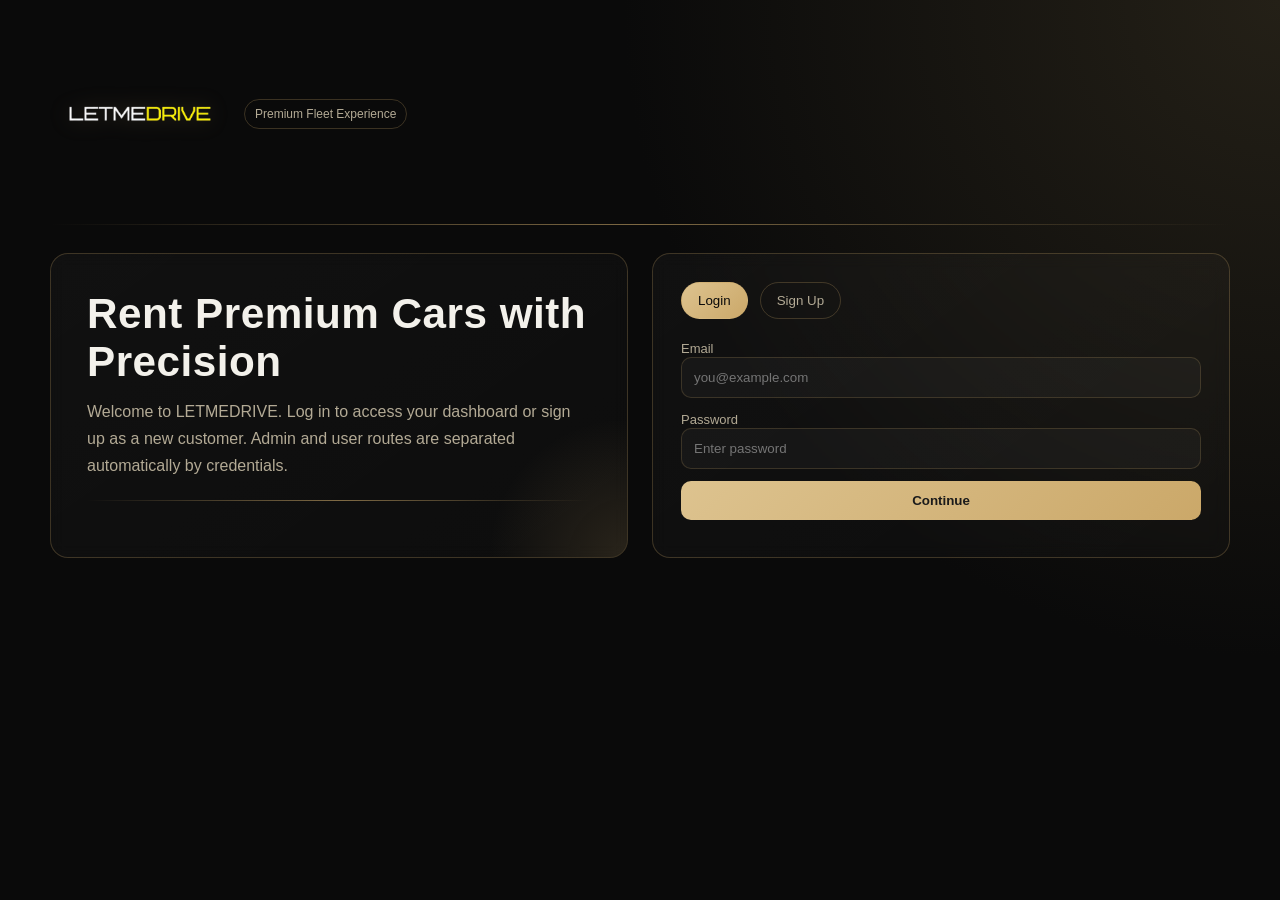
<file: src/main/webapp/index.html>
<!DOCTYPE html>
<html lang="en">
<head>
    <meta charset="UTF-8" />
    <meta name="viewport" content="width=device-width, initial-scale=1.0" />
    <title>LETMEDRIVE | Login</title>
    <link rel="icon" type="image/x-icon" href="assets/images/favicon.ico" />
    <link rel="stylesheet" href="assets/css/style.css" />
</head>
<body>
<main class="page">
    <div class="shell">
        <div class="brand-row fade-up">
            <img src="assets/images/logo.png" alt="LetMeDrive" class="brand-logo" />
            <span class="badge">Premium Fleet Experience</span>
        </div>

        <div class="glow-line"></div>

        <section class="auth-grid">
            <article class="panel hero fade-up">
                <h1>Rent Premium Cars with Precision</h1>
                <p>
                    Welcome to LETMEDRIVE. Log in to access your dashboard or sign up as a new customer.
                    Admin and user routes are separated automatically by credentials.
                </p>
                <div class="glow-line"></div>
                
            </article>

            <article class="panel auth-card fade-up">
                <div class="auth-tabs">
                    <button class="auth-tab active" id="loginTab" type="button">Login</button>
                    <button class="auth-tab" id="signupTab" type="button">Sign Up</button>
                </div>

                <form id="loginForm" class="form">
                    <div>
                        <label for="loginEmail">Email</label>
                        <input id="loginEmail" type="email" placeholder="you@example.com" required />
                    </div>
                    <div>
                        <label for="loginPassword">Password</label>
                        <input id="loginPassword" type="password" placeholder="Enter password" required />
                    </div>
                    <button class="btn btn-primary" type="submit">Continue</button>
                </form>

                <form id="signupForm" class="form" style="display:none;">
                    <div>
                        <label for="signupName">Full Name</label>
                        <input id="signupName" type="text" placeholder="Customer name" required />
                    </div>
                    <div>
                        <label for="signupPhone">Phone</label>
                        <input id="signupPhone" type="text" placeholder="10-digit phone" required />
                    </div>
                    <div>
                        <label for="signupLicense">License Number</label>
                        <input id="signupLicense" type="text" placeholder="DL-12345" required />
                    </div>
                    <div>
                        <label for="signupEmail">Email</label>
                        <input id="signupEmail" type="email" placeholder="you@example.com" required />
                    </div>
                    <div>
                        <label for="signupPassword">Password</label>
                        <input id="signupPassword" type="password" placeholder="Create password" required />
                    </div>
                    <button class="btn btn-primary" type="submit">Create Account</button>
                </form>

                <div id="authStatus" class="status"></div>
            </article>
        </section>
    </div>
</main>
<script src="assets/js/app.js"></script>
</body>
</html>
</file>
<file: src/main/webapp/assets/css/style.css>
:root {
    --bg: #0a0a0a;
    --bg-soft: #111111;
    --surface: #161616;
    --surface-alt: #1d1d1d;
    --text: #f3f1eb;
    --muted: #b3aa95;
    --gold: #cba869;
    --gold-soft: #9d8350;
    --border: rgba(203, 168, 105, 0.25);
    --ok: #8ac88f;
    --danger: #d58f8f;
}

* {
    box-sizing: border-box;
}

html, body {
    margin: 0;
    padding: 0;
    font-family: "Segoe UI", "Trebuchet MS", sans-serif;
    background: radial-gradient(circle at top right, #242017 0%, var(--bg) 42%), var(--bg);
    color: var(--text);
    min-height: 100%;
}

a {
    color: inherit;
    text-decoration: none;
}

.page {
    min-height: 100vh;
    padding: 24px;
}

.shell {
    max-width: 1180px;
    margin: 0 auto;
}

.glow-line {
    height: 1px;
    background: linear-gradient(90deg, transparent, rgba(203, 168, 105, 0.6), transparent);
    margin: 20px 0;
}

.brand-row {
    display: flex;
    align-items: center;
    gap: 14px;
}

.brand-logo {
    width: 180px;
    height: auto;
    filter: drop-shadow(0 0 10px rgba(203, 168, 105, 0.25));
}

.panel {
    background: linear-gradient(145deg, rgba(255, 255, 255, 0.03), rgba(255, 255, 255, 0.015));
    border: 1px solid var(--border);
    border-radius: 18px;
    backdrop-filter: blur(8px);
}

.auth-grid {
    display: grid;
    grid-template-columns: 1fr 1fr;
    gap: 24px;
    align-items: stretch;
    margin-top: 28px;
}

.hero {
    padding: 36px;
    position: relative;
    overflow: hidden;
}

.hero h1 {
    font-size: clamp(28px, 3.3vw, 46px);
    margin: 0 0 12px;
    letter-spacing: 0.5px;
}

.hero p {
    margin: 0;
    color: var(--muted);
    line-height: 1.7;
}

.hero::after {
    content: "";
    position: absolute;
    inset: auto -140px -140px auto;
    width: 280px;
    height: 280px;
    border-radius: 50%;
    background: radial-gradient(circle, rgba(203, 168, 105, 0.15), transparent 70%);
}

.auth-card {
    padding: 28px;
}

.auth-tabs {
    display: flex;
    gap: 12px;
    margin-bottom: 20px;
}

.auth-tab {
    border: 1px solid var(--border);
    background: transparent;
    color: var(--muted);
    padding: 10px 16px;
    border-radius: 999px;
    cursor: pointer;
    transition: all 0.28s ease;
}

.auth-tab.active {
    color: var(--bg);
    background: linear-gradient(135deg, #ddc38f, var(--gold));
}

.form {
    display: grid;
    gap: 12px;
}

label {
    font-size: 13px;
    color: var(--muted);
}

input, select {
    width: 100%;
    border-radius: 10px;
    border: 1px solid rgba(203, 168, 105, 0.2);
    padding: 12px;
    background: rgba(255, 255, 255, 0.03);
    color: var(--text);
    outline: none;
    transition: border-color 0.2s ease, transform 0.2s ease;
}

input:focus, select:focus {
    border-color: rgba(203, 168, 105, 0.65);
    transform: translateY(-1px);
}

.btn {
    border: none;
    border-radius: 10px;
    padding: 12px 16px;
    font-weight: 600;
    cursor: pointer;
    transition: transform 0.18s ease, filter 0.2s ease;
}

.btn:hover {
    transform: translateY(-2px);
    filter: brightness(1.05);
}

.btn-primary {
    background: linear-gradient(135deg, #ddc38f, var(--gold));
    color: #1b1b1b;
}

.btn-secondary {
    background: #252525;
    color: var(--muted);
    border: 1px solid var(--border);
}

.note {
    color: var(--muted);
    font-size: 12px;
    line-height: 1.6;
}

.status {
    margin-top: 10px;
    padding: 10px;
    border-radius: 10px;
    display: none;
}

.status.ok {
    display: block;
    background: rgba(138, 200, 143, 0.1);
    border: 1px solid rgba(138, 200, 143, 0.4);
    color: var(--ok);
}

.status.error {
    display: block;
    background: rgba(213, 143, 143, 0.1);
    border: 1px solid rgba(213, 143, 143, 0.4);
    color: var(--danger);
}

.topbar {
    display: flex;
    justify-content: space-between;
    align-items: center;
    gap: 14px;
    padding: 14px 18px;
}

.badge {
    border: 1px solid var(--border);
    color: var(--muted);
    padding: 7px 10px;
    border-radius: 999px;
    font-size: 12px;
}

.grid {
    display: grid;
    gap: 18px;
}

.grid.two-col {
    grid-template-columns: repeat(2, minmax(0, 1fr));
}

.grid.cars {
    grid-template-columns: repeat(auto-fit, minmax(250px, 1fr));
}

.card {
    padding: 16px;
    border-radius: 14px;
    border: 1px solid var(--border);
    background: linear-gradient(165deg, rgba(255, 255, 255, 0.03), rgba(255, 255, 255, 0.01));
    animation: riseIn 0.6s ease both;
}

.pad {
    padding: 20px;
}

.car-image {
    width: 100%;
    height: 150px;
    object-fit: cover;
    border-radius: 10px;
    margin-bottom: 12px;
}

.car-title {
    margin: 0;
    font-size: 18px;
}

.car-meta {
    color: var(--muted);
    font-size: 13px;
    margin: 6px 0 12px;
}

.kpi {
    display: grid;
    grid-template-columns: repeat(auto-fit, minmax(180px, 1fr));
    gap: 14px;
}

.kpi .card h3 {
    margin: 0;
    font-size: 14px;
    color: var(--muted);
}

.kpi .card p {
    margin: 7px 0 0;
    font-size: 23px;
    font-weight: 700;
}

.section-title {
    margin: 20px 0 12px;
    font-size: 22px;
}

.section-title-sm {
    margin: 0 0 14px;
    font-size: 19px;
}

.table {
    width: 100%;
    border-collapse: collapse;
}

.table th,
.table td {
    text-align: left;
    padding: 12px;
    border-bottom: 1px solid rgba(203, 168, 105, 0.16);
    color: var(--muted);
}

.table th {
    color: var(--text);
    font-weight: 600;
}

.fade-up {
    animation: riseIn 0.7s ease both;
}

@keyframes riseIn {
    from {
        transform: translateY(16px);
        opacity: 0;
    }
    to {
        transform: translateY(0);
        opacity: 1;
    }
}

@media (max-width: 920px) {
    .auth-grid,
    .grid.two-col {
        grid-template-columns: 1fr;
    }
    .brand-logo {
        width: 150px;
    }
}

body.light-mode {
    --bg: #f5f5f5;
    --bg-soft: #ffffff;
    --surface: #ffffff;
    --surface-alt: #f0f0f0;
    --text: #222222;
    --muted: #666666;
    --border: rgba(0,0,0,0.15);
}
body.light-mode html,
body.light-mode body {
    background: #f5f5f5;
}
#themeToggle {
    font-size: 18px;
    padding: 10px 14px;
}
</file>
<file: legacy/letmedrive-nested/src/main/webapp/assets/css/style.css>
:root {
    --bg: #0a0a0a;
    --bg-soft: #111111;
    --surface: #161616;
    --surface-alt: #1d1d1d;
    --text: #f3f1eb;
    --muted: #b3aa95;
    --gold: #cba869;
    --gold-soft: #9d8350;
    --border: rgba(203, 168, 105, 0.25);
    --ok: #8ac88f;
    --danger: #d58f8f;
}

* {
    box-sizing: border-box;
}

html, body {
    margin: 0;
    padding: 0;
    font-family: "Segoe UI", "Trebuchet MS", sans-serif;
    background: radial-gradient(circle at top right, #242017 0%, var(--bg) 42%), var(--bg);
    color: var(--text);
    min-height: 100%;
}

a {
    color: inherit;
    text-decoration: none;
}

.page {
    min-height: 100vh;
    padding: 24px;
}

.shell {
    max-width: 1180px;
    margin: 0 auto;
}

.glow-line {
    height: 1px;
    background: linear-gradient(90deg, transparent, rgba(203, 168, 105, 0.6), transparent);
    margin: 20px 0;
}

.brand-row {
    display: flex;
    align-items: center;
    gap: 14px;
}

.brand-logo {
    width: 180px;
    height: auto;
    filter: drop-shadow(0 0 10px rgba(203, 168, 105, 0.25));
}

.panel {
    background: linear-gradient(145deg, rgba(255, 255, 255, 0.03), rgba(255, 255, 255, 0.015));
    border: 1px solid var(--border);
    border-radius: 18px;
    backdrop-filter: blur(8px);
}

.auth-grid {
    display: grid;
    grid-template-columns: 1fr 1fr;
    gap: 24px;
    align-items: stretch;
    margin-top: 28px;
}

.hero {
    padding: 36px;
    position: relative;
    overflow: hidden;
}

.hero h1 {
    font-size: clamp(28px, 3.3vw, 46px);
    margin: 0 0 12px;
    letter-spacing: 0.5px;
}

.hero p {
    margin: 0;
    color: var(--muted);
    line-height: 1.7;
}

.hero::after {
    content: "";
    position: absolute;
    inset: auto -140px -140px auto;
    width: 280px;
    height: 280px;
    border-radius: 50%;
    background: radial-gradient(circle, rgba(203, 168, 105, 0.15), transparent 70%);
}

.auth-card {
    padding: 28px;
}

.auth-tabs {
    display: flex;
    gap: 12px;
    margin-bottom: 20px;
}

.auth-tab {
    border: 1px solid var(--border);
    background: transparent;
    color: var(--muted);
    padding: 10px 16px;
    border-radius: 999px;
    cursor: pointer;
    transition: all 0.28s ease;
}

.auth-tab.active {
    color: var(--bg);
    background: linear-gradient(135deg, #ddc38f, var(--gold));
}

.form {
    display: grid;
    gap: 12px;
}

label {
    font-size: 13px;
    color: var(--muted);
}

input, select {
    width: 100%;
    border-radius: 10px;
    border: 1px solid rgba(203, 168, 105, 0.2);
    padding: 12px;
    background: rgba(255, 255, 255, 0.03);
    color: var(--text);
    outline: none;
    transition: border-color 0.2s ease, transform 0.2s ease;
}

input:focus, select:focus {
    border-color: rgba(203, 168, 105, 0.65);
    transform: translateY(-1px);
}

.btn {
    border: none;
    border-radius: 10px;
    padding: 12px 16px;
    font-weight: 600;
    cursor: pointer;
    transition: transform 0.18s ease, filter 0.2s ease;
}

.btn:hover {
    transform: translateY(-2px);
    filter: brightness(1.05);
}

.btn-primary {
    background: linear-gradient(135deg, #ddc38f, var(--gold));
    color: #1b1b1b;
}

.btn-secondary {
    background: #252525;
    color: var(--muted);
    border: 1px solid var(--border);
}

.note {
    color: var(--muted);
    font-size: 12px;
    line-height: 1.6;
}

.status {
    margin-top: 10px;
    padding: 10px;
    border-radius: 10px;
    display: none;
}

.status.ok {
    display: block;
    background: rgba(138, 200, 143, 0.1);
    border: 1px solid rgba(138, 200, 143, 0.4);
    color: var(--ok);
}

.status.error {
    display: block;
    background: rgba(213, 143, 143, 0.1);
    border: 1px solid rgba(213, 143, 143, 0.4);
    color: var(--danger);
}

.topbar {
    display: flex;
    justify-content: space-between;
    align-items: center;
    gap: 14px;
    padding: 14px 18px;
}

.badge {
    border: 1px solid var(--border);
    color: var(--muted);
    padding: 7px 10px;
    border-radius: 999px;
    font-size: 12px;
}

.grid {
    display: grid;
    gap: 18px;
}

.grid.two-col {
    grid-template-columns: repeat(2, minmax(0, 1fr));
}

.grid.cars {
    grid-template-columns: repeat(auto-fit, minmax(250px, 1fr));
}

.card {
    padding: 16px;
    border-radius: 14px;
    border: 1px solid var(--border);
    background: linear-gradient(165deg, rgba(255, 255, 255, 0.03), rgba(255, 255, 255, 0.01));
    animation: riseIn 0.6s ease both;
}

.pad {
    padding: 20px;
}

.car-image {
    width: 100%;
    height: 150px;
    object-fit: cover;
    border-radius: 10px;
    margin-bottom: 12px;
}

.car-title {
    margin: 0;
    font-size: 18px;
}

.car-meta {
    color: var(--muted);
    font-size: 13px;
    margin: 6px 0 12px;
}

.kpi {
    display: grid;
    grid-template-columns: repeat(auto-fit, minmax(180px, 1fr));
    gap: 14px;
}

.kpi .card h3 {
    margin: 0;
    font-size: 14px;
    color: var(--muted);
}

.kpi .card p {
    margin: 7px 0 0;
    font-size: 23px;
    font-weight: 700;
}

.section-title {
    margin: 20px 0 12px;
    font-size: 22px;
}

.section-title-sm {
    margin: 0 0 14px;
    font-size: 19px;
}

.table {
    width: 100%;
    border-collapse: collapse;
}

.table th,
.table td {
    text-align: left;
    padding: 12px;
    border-bottom: 1px solid rgba(203, 168, 105, 0.16);
    color: var(--muted);
}

.table th {
    color: var(--text);
    font-weight: 600;
}

.fade-up {
    animation: riseIn 0.7s ease both;
}

@keyframes riseIn {
    from {
        transform: translateY(16px);
        opacity: 0;
    }
    to {
        transform: translateY(0);
        opacity: 1;
    }
}

@media (max-width: 920px) {
    .auth-grid,
    .grid.two-col {
        grid-template-columns: 1fr;
    }
    .brand-logo {
        width: 150px;
    }
}
</file>
